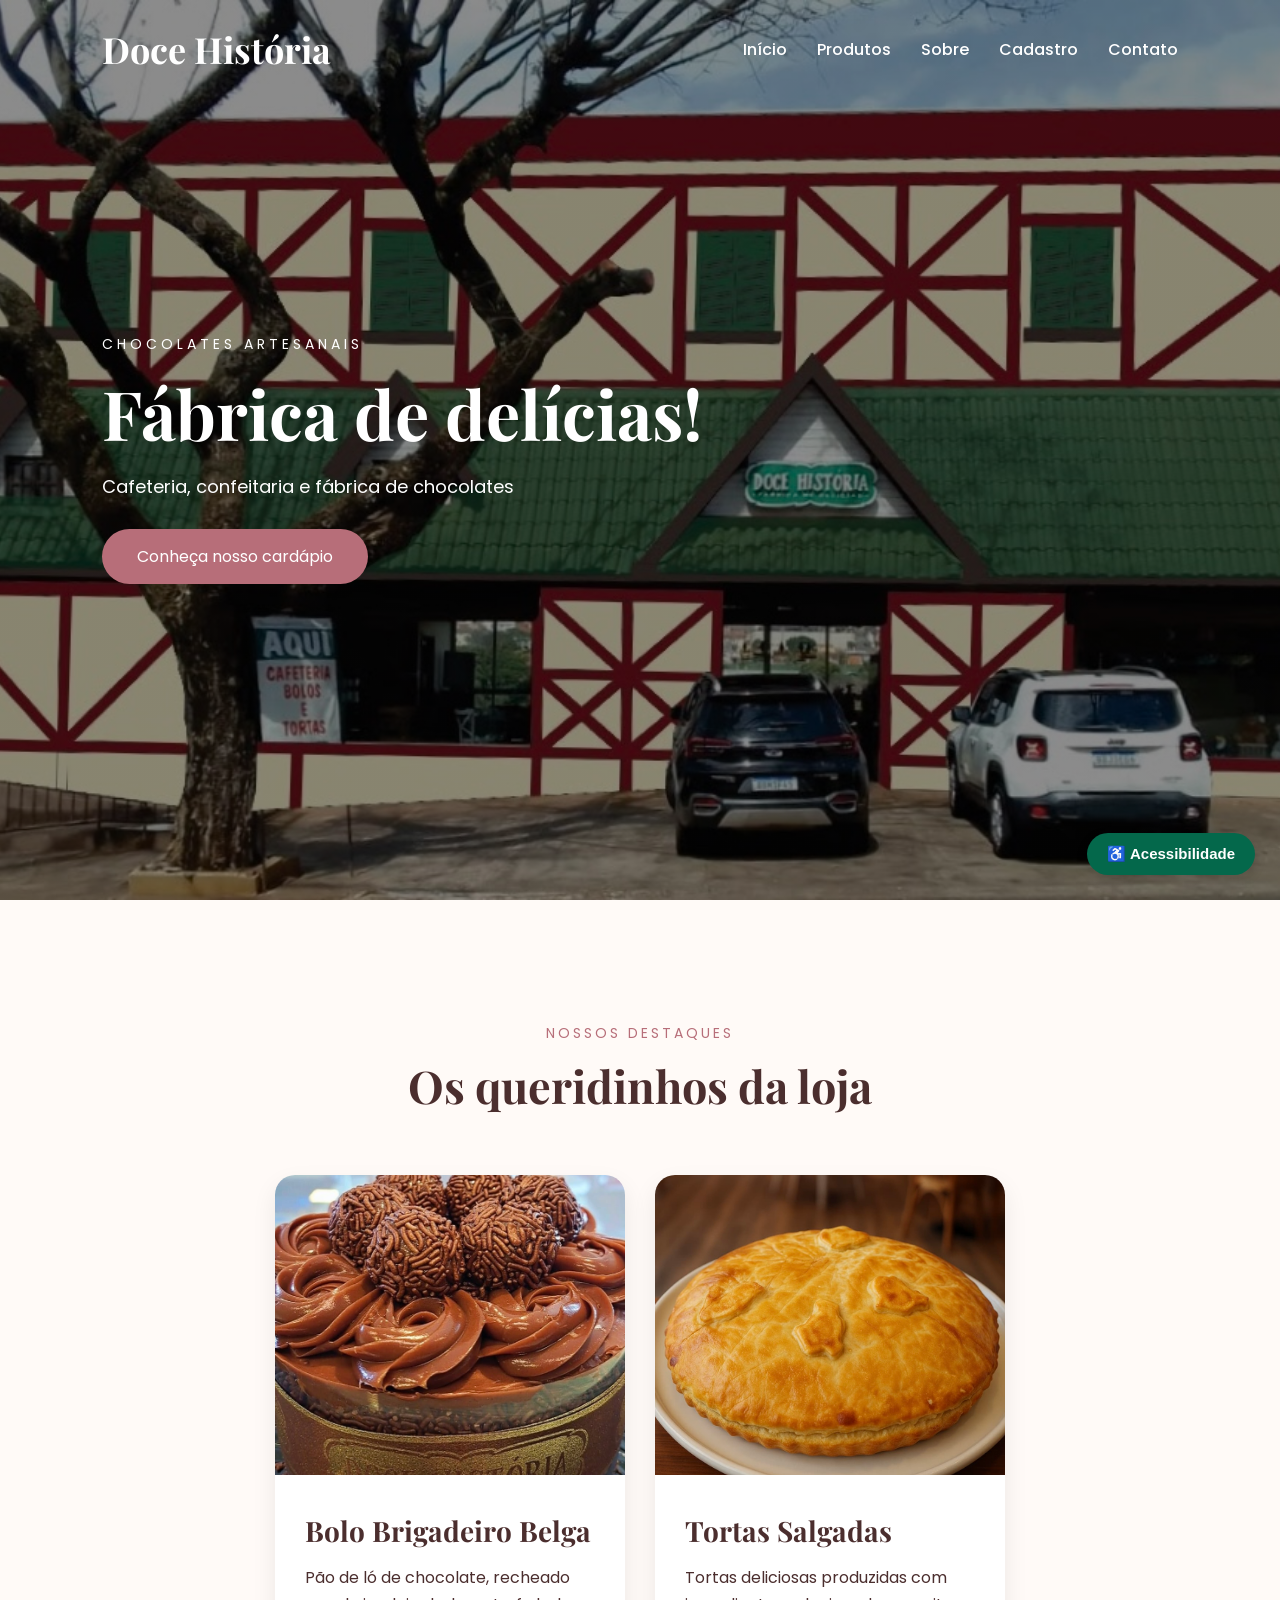
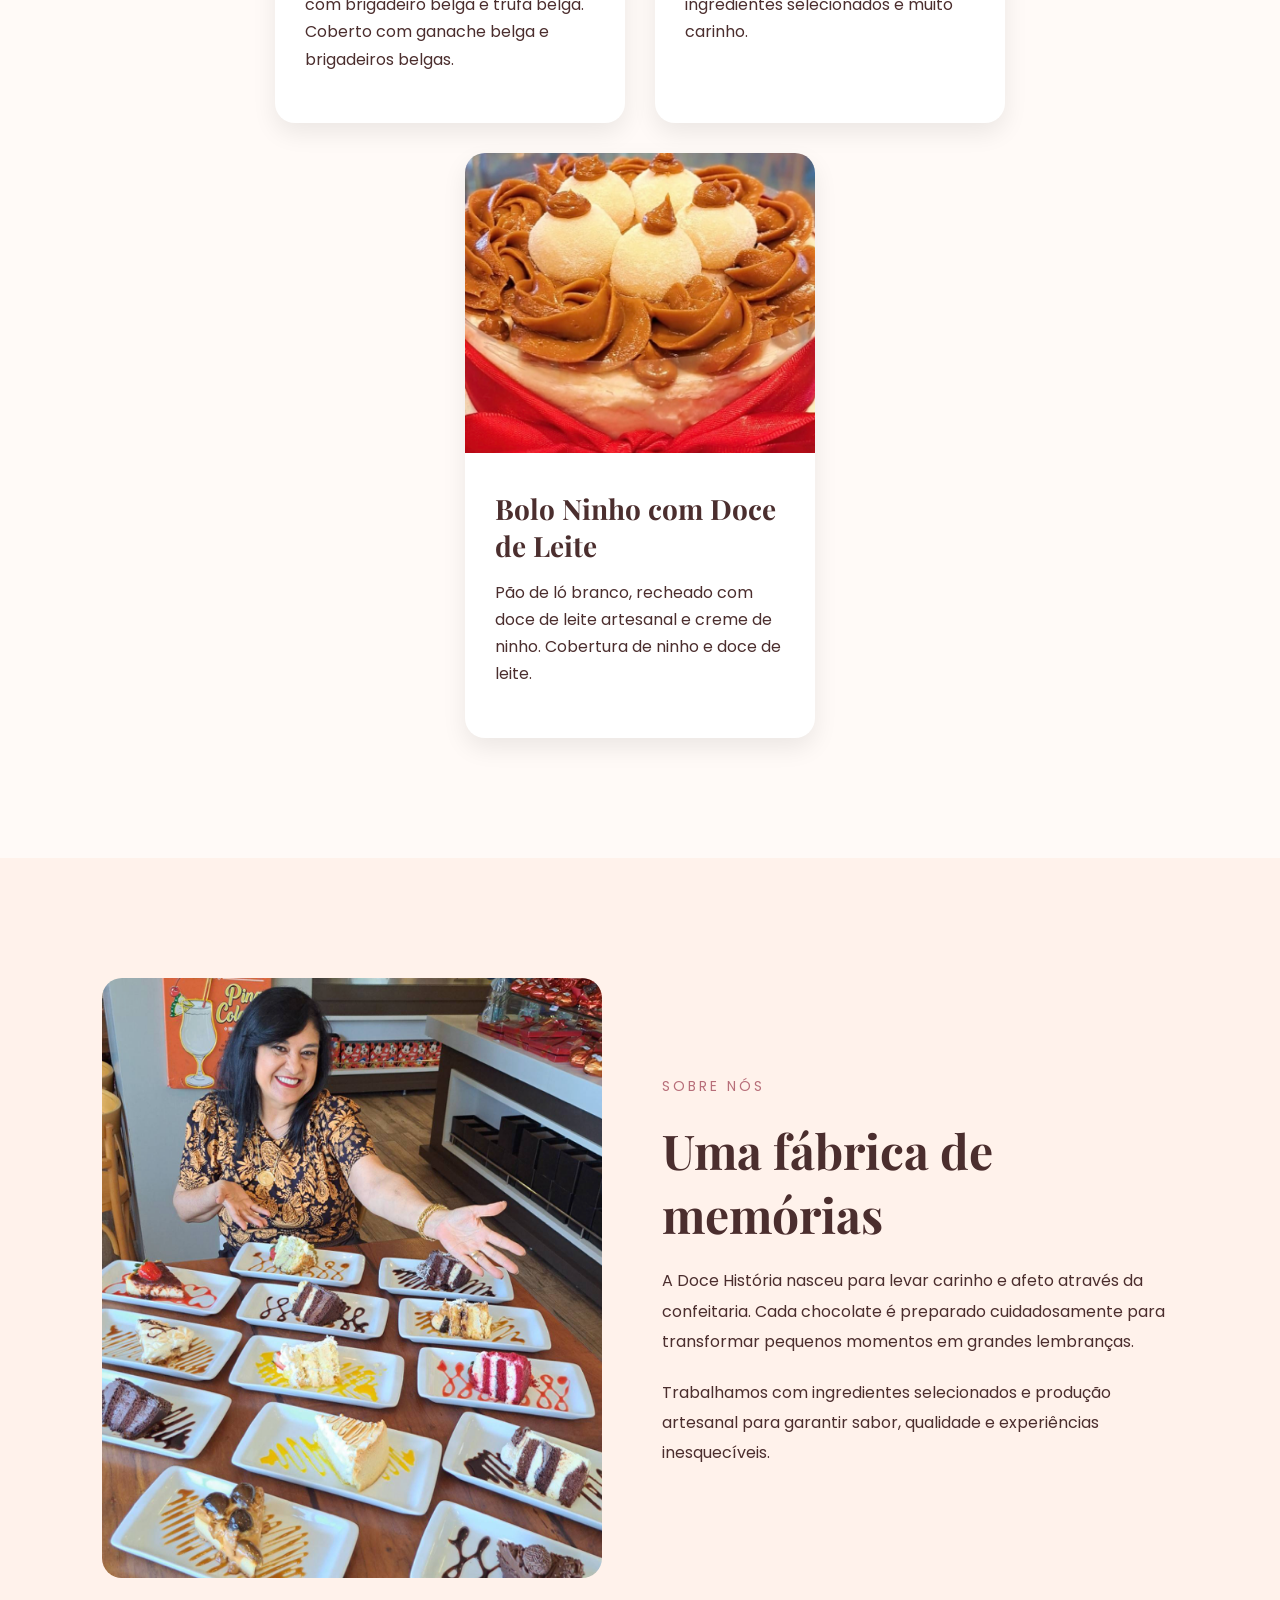
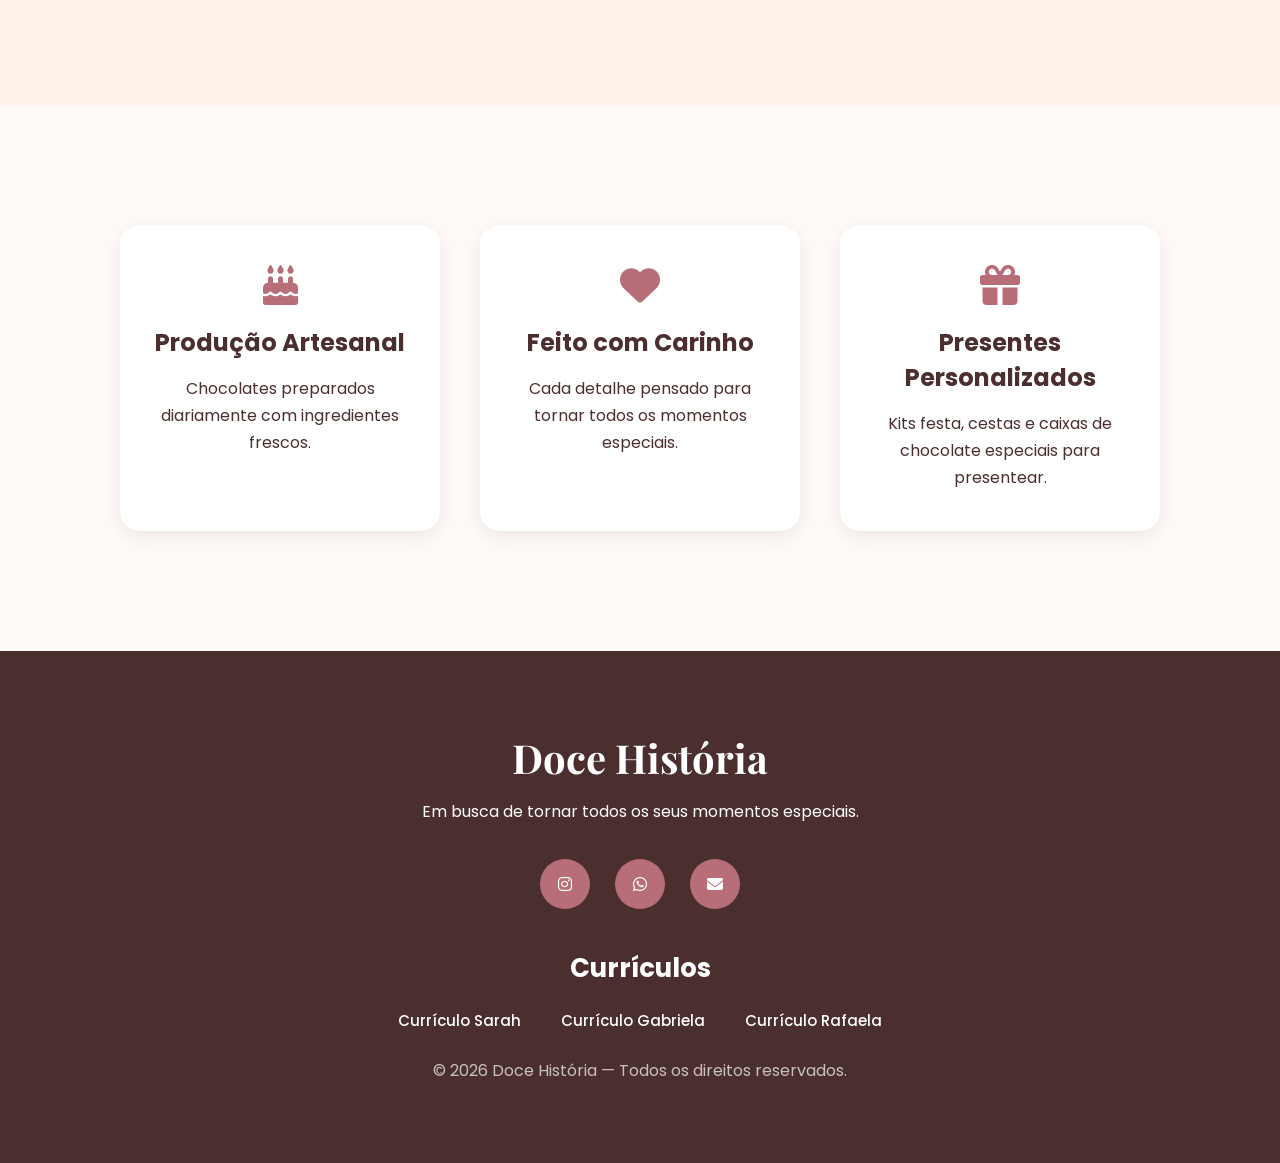
<file: docs/index.html>
<!DOCTYPE html>
<html lang="pt-BR">

<head>
    <meta charset="UTF-8">
    <meta name="viewport" content="width=device-width, initial-scale=1.0">

    <title>Doce História</title>

    <link rel="preconnect" href="https://fonts.googleapis.com">

    <link href="https://fonts.googleapis.com/css2?family=Poppins:wght@300;400;500;600&family=Playfair+Display:wght@500;700&display=swap" rel="stylesheet">

    <!-- ICONS -->
    <link rel="stylesheet"
        href="https://cdnjs.cloudflare.com/ajax/libs/font-awesome/6.5.1/css/all.min.css">

    <!-- CSS -->
    <link rel="stylesheet" href="index.css">

    <link rel="stylesheet" href="acessibilidade.css">

</head>

<body>

    <div class="menu-acessibilidade">

    <button
        class="btn-acessibilidade"
        onclick="toggleMenu()">

        ♿ Acessibilidade

    </button>

    <div
        id="opcoes-acessibilidade"
        class="opcoes">

        <button onclick="aumentarFonte()">
            Aumentar Texto
        </button>

        <button onclick="diminuirFonte()">
            Diminuir Texto
        </button>

        <button onclick="alternarContraste()">
            Alto Contraste
        </button>

    </div>

</div>

    <!-- HEADER -->

    <header>

        <div class="logo">
            <h1>Doce História</h1>
        </div>

        <nav>

            <ul>

                <li><a href="#">Início</a></li>

                <li><a href="#produtos">Produtos</a></li>

                <li><a href="#sobre">Sobre</a></li>

                <li><a href="cadastro.html">Cadastro</a></li>

                <li><a href="#contato">Contato</a></li>

            </ul>

        </nav>

    </header>

    <!-- HERO -->

    <section class="hero">

        <div class="hero-text">

            <span>CHOCOLATES ARTESANAIS</span>

            <h2>
                Fábrica de delícias!
            </h2>

            <p>
                Cafeteria, confeitaria e fábrica de chocolates
            </p>

            <a href="#produtos" class="btn">
                Conheça nosso cardápio
            </a>

        </div>

    </section>

    <!-- PRODUTOS -->

    <section id="produtos" class="produtos">

        <div class="titulo-section">

            <span>NOSSOS DESTAQUES</span>

            <h2>Os queridinhos da loja</h2>

        </div>

        <div class="cards">

            <div class="card">

                <img src="imagens/Bolo.jpg" alt="Doces Gourmet">

                <div class="card-info">

                    <h3>Bolo Brigadeiro Belga</h3>

                    <p>
                        Pão de ló de chocolate, recheado com brigadeiro belga e trufa belga.
                        Coberto com ganache belga e brigadeiros belgas.
                    </p>

                </div>

            </div>

            <div class="card">

                <img src="imagens/Tortas.jpg" alt="Tortas">

                <div class="card-info">

                    <h3>Tortas Salgadas</h3>

                    <p>
                        Tortas deliciosas produzidas com ingredientes selecionados e muito carinho.
                    </p>

                </div>

            </div>

            <div class="card">

                <img src="imagens/CestasCafe.jpg" alt="Bolo Ninho com Doce de Leite">

                <div class="card-info">

                    <h3>Bolo Ninho com Doce de Leite</h3>

                    <p>
                        Pão de ló branco, recheado com doce de leite artesanal e creme de ninho.
                        Cobertura de ninho e doce de leite.
                    </p>

                </div>

            </div>

        </div>

    </section>

    <!-- SOBRE -->

    <section id="sobre" class="sobre">

        <div class="sobre-imagem">

            <img src="imagens/Alice.png" alt="Confeitaria">

        </div>

        <div class="sobre-texto">

            <span>SOBRE NÓS</span>

            <h2>Uma fábrica de memórias</h2>

            <p>
                A Doce História nasceu para levar carinho e afeto através da confeitaria.
                Cada chocolate é preparado cuidadosamente para transformar pequenos momentos em grandes lembranças.
            </p>

            <p>
                Trabalhamos com ingredientes selecionados e produção artesanal para garantir sabor, qualidade e experiências inesquecíveis.
            </p>

        </div>

    </section>

    <!-- DIFERENCIAIS -->

    <section class="diferenciais">

        <div class="item">

            <i class="fa-solid fa-cake-candles"></i>

            <h3>Produção Artesanal</h3>

            <p>Chocolates preparados diariamente com ingredientes frescos.</p>

        </div>

        <div class="item">

            <i class="fa-solid fa-heart"></i>

            <h3>Feito com Carinho</h3>

            <p>Cada detalhe pensado para tornar todos os momentos especiais.</p>

        </div>

        <div class="item">

            <i class="fa-solid fa-gift"></i>

            <h3>Presentes Personalizados</h3>

            <p>Kits festa, cestas e caixas de chocolate especiais para presentear.</p>

        </div>

    </section>

    <!-- FOOTER -->

    <footer id="contato">

        <h2>Doce História</h2>

        <p>Em busca de tornar todos os seus momentos especiais.</p>

        <div class="redes">

            <a href="https://www.instagram.com/docehistoriacp/" target="_blank">
                <i class="fa-brands fa-instagram"></i>
            </a>

            <a href="http://wa.me/message/LAPDJ3KH7F42D1" target="_blank">
                <i class="fa-brands fa-whatsapp"></i>
            </a>

            <a href="mailto:docehistoriavendas@gmail.com">
                <i class="fa-solid fa-envelope"></i>
            </a>

        </div>

        <!-- CURRÍCULOS ATUALIZADO -->
        <div class="curriculos">

            <h3>Currículos</h3>

            <ul>

                <li>
                    <a href="https://sarahselva13.github.io/curriculo02/" target="_blank">
                        Currículo Sarah
                    </a>
                </li>

                <li>
                    <a href="https://gabrielalandgraf.github.io/Curriculo-HTML-e-CSS-/" target="_blank">
                        Currículo Gabriela
                    </a>
                </li>

                <li>
                    <a href="https://raflxx.github.io/Novo-3/" target="_blank">
                        Currículo Rafaela
                    </a>
                </li>

            </ul>

        </div>

        <p class="copy">
            © 2026 Doce História — Todos os direitos reservados.
        </p>

    </footer>

    <script src="acessibilidade.js"></script>

</body>

</html>
</file>
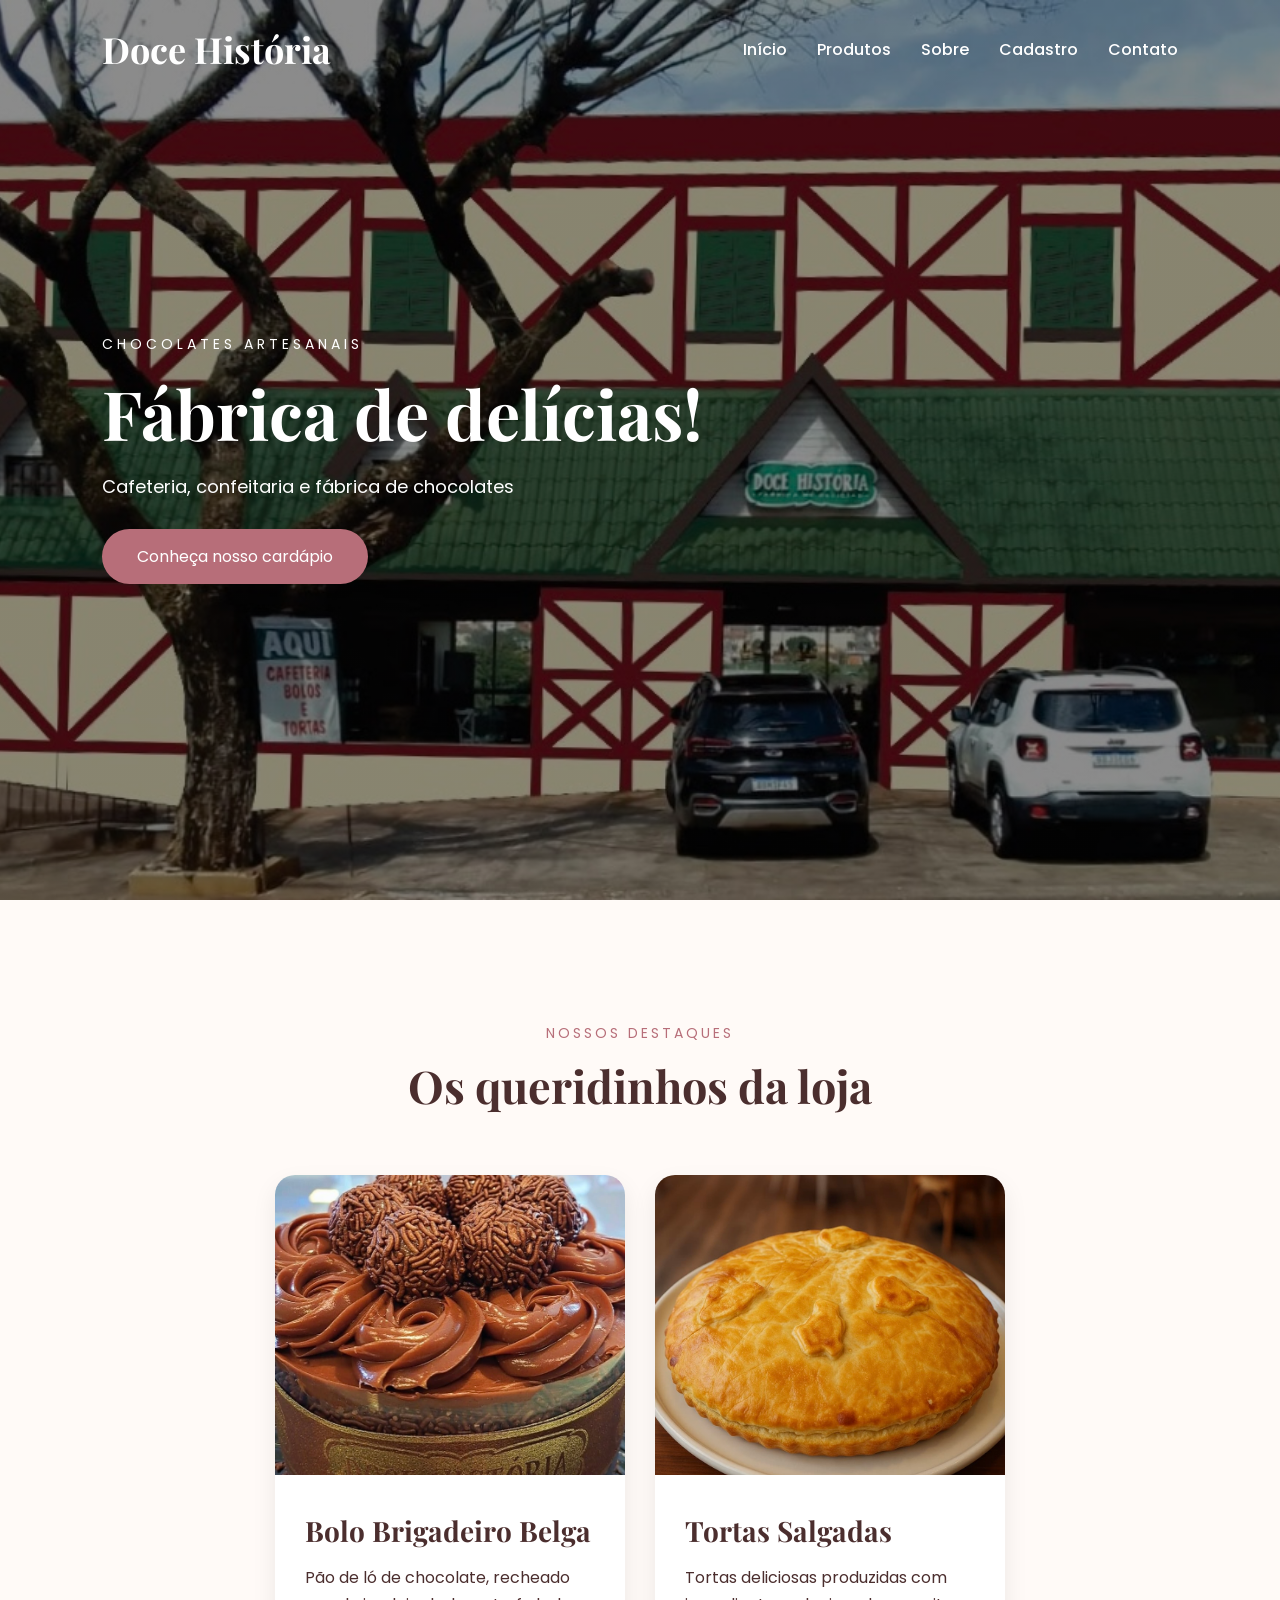
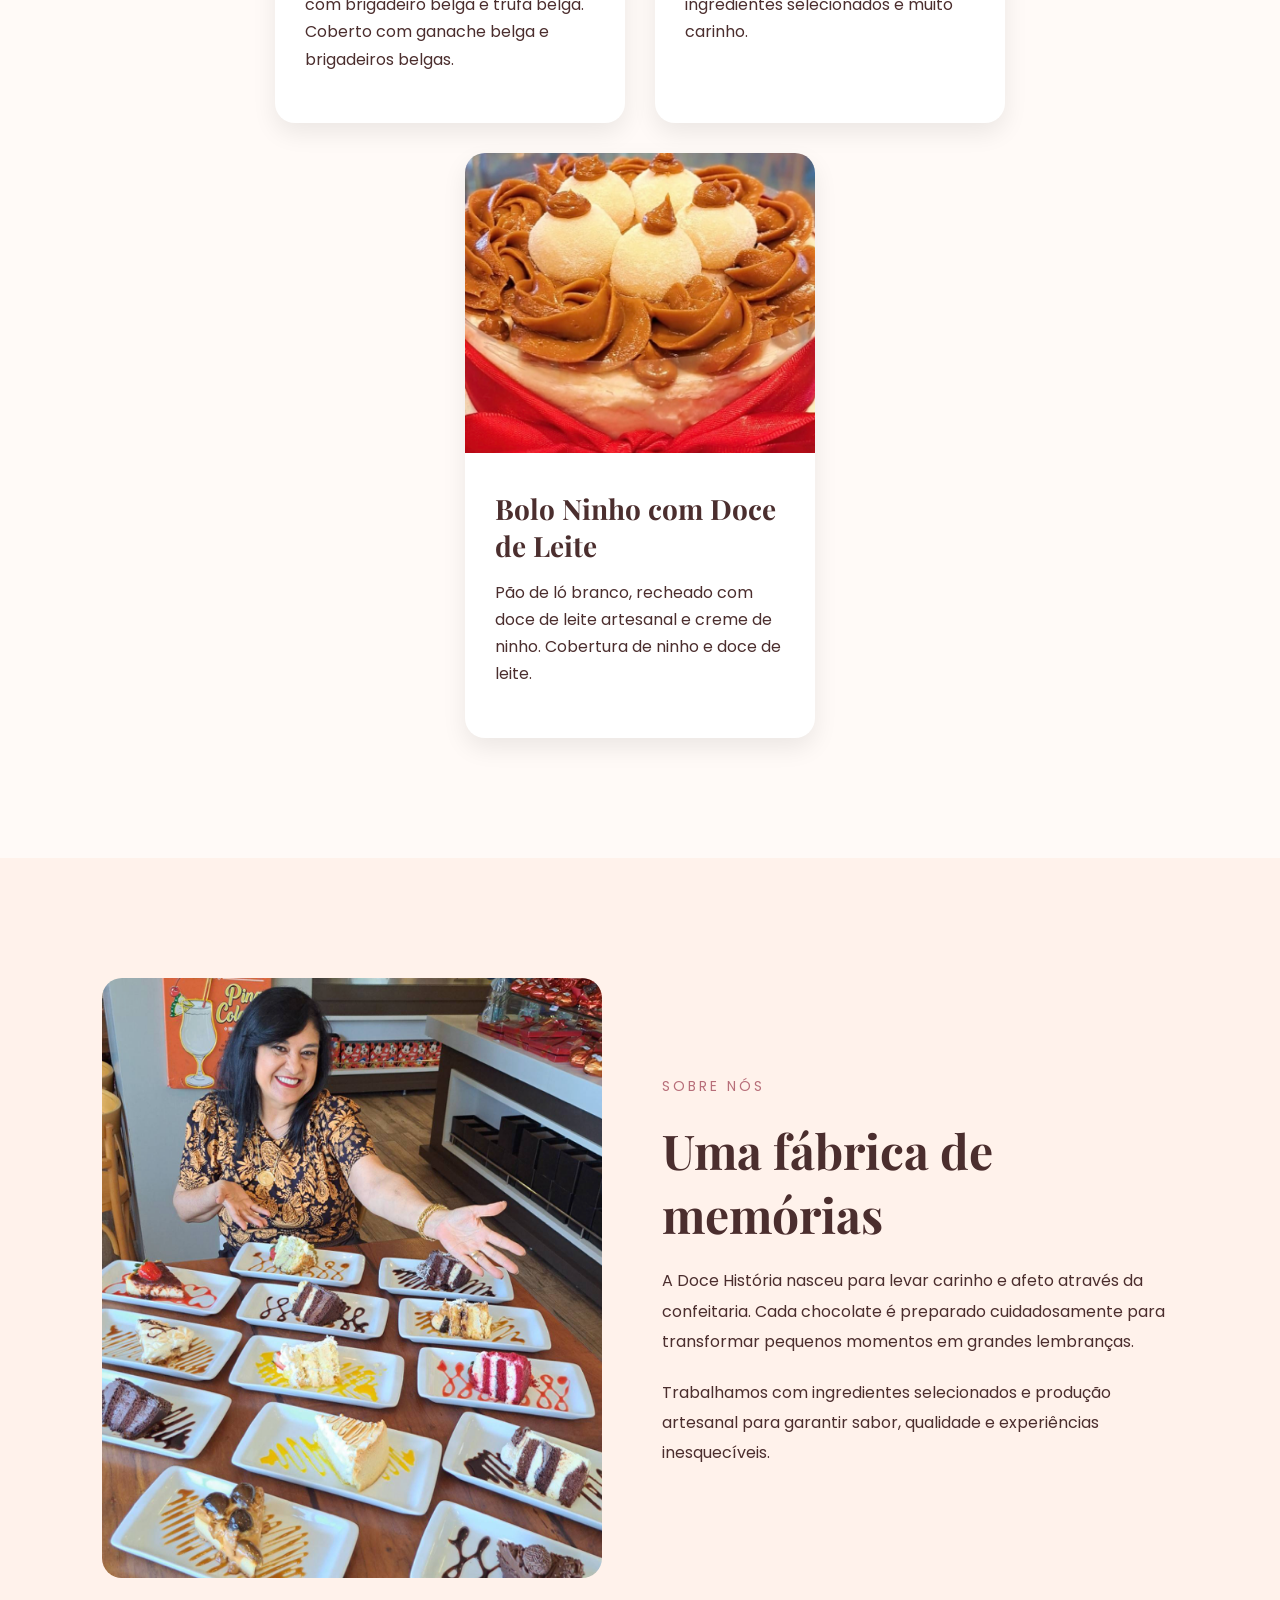
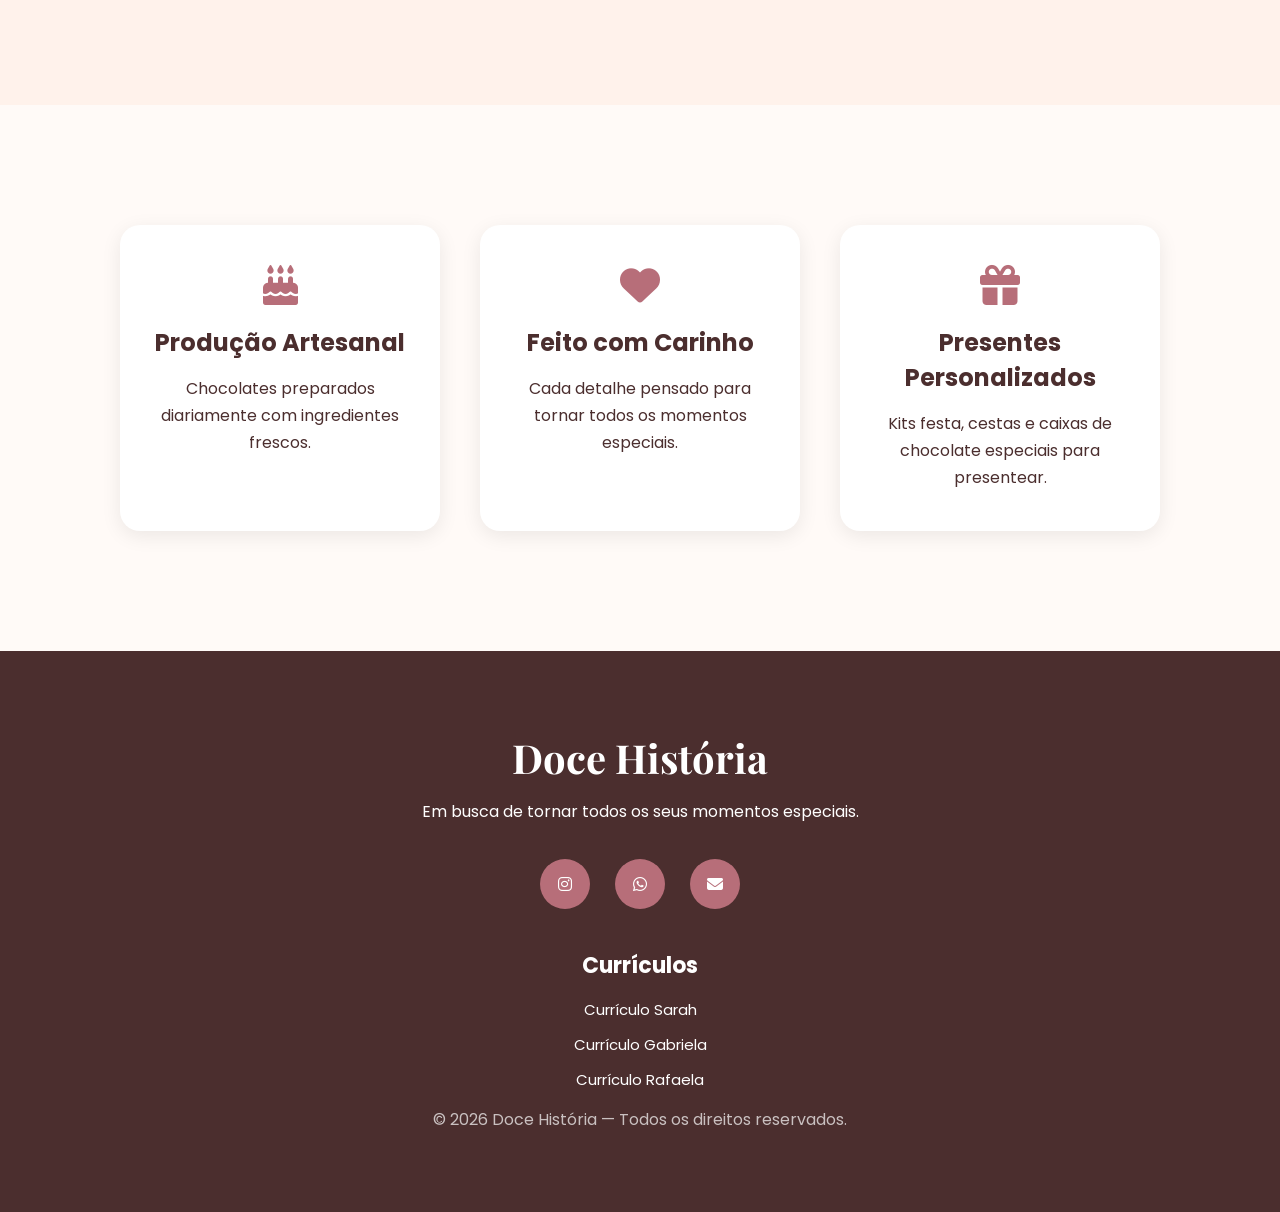
<file: docs/doce_história/index.html>
<!DOCTYPE html>
<html lang="pt-BR">

<head>
    <meta charset="UTF-8">
    <meta name="viewport" content="width=device-width, initial-scale=1.0">

    <title>Doce História</title>

    <link rel="preconnect" href="https://fonts.googleapis.com">

    <link href="https://fonts.googleapis.com/css2?family=Poppins:wght@300;400;500;600&family=Playfair+Display:wght@500;700&display=swap" rel="stylesheet">

    <!-- ICONS -->
    <link rel="stylesheet"
        href="https://cdnjs.cloudflare.com/ajax/libs/font-awesome/6.5.1/css/all.min.css">

    <!-- CSS -->
    <link rel="stylesheet" href="index.css">
</head>

<body>

    <!-- HEADER -->

    <header>

        <div class="logo">
            <h1>Doce História</h1>
        </div>

        <nav>

            <ul>

                <li><a href="#">Início</a></li>

                <li><a href="#produtos">Produtos</a></li>

                <li><a href="#sobre">Sobre</a></li>

                <li><a href="cadastro.html">Cadastro</a></li>

                <li><a href="#contato">Contato</a></li>

            </ul>

        </nav>

    </header>

    <!-- HERO -->

    <section class="hero">

        <div class="hero-text">

            <span>CHOCOLATES ARTESANAIS</span>

            <h2>
                Fábrica de delícias!
            </h2>

            <p>
                Cafeteria, confeitaria e fábrica de chocolates
            </p>

            <a href="#produtos" class="btn">
                Conheça nosso cardápio
            </a>

        </div>

    </section>

    <!-- PRODUTOS -->

    <section id="produtos" class="produtos">

        <div class="titulo-section">

            <span>NOSSOS DESTAQUES</span>

            <h2>Os queridinhos da loja</h2>

        </div>

        <div class="cards">

            <div class="card">

                <img src="imagens/Bolo.jpg" alt="Doces Gourmet">

                <div class="card-info">

                    <h3>Bolo Brigadeiro Belga</h3>

                    <p>
                        Pão de ló de chocolate, recheado com brigadeiro belga e trufa belga.
                        Coberto com ganache belga e brigadeiros belgas.
                    </p>

                </div>

            </div>

            <div class="card">

                <img src="imagens/Tortas.jpg" alt="Tortas">

                <div class="card-info">

                    <h3>Tortas Salgadas</h3>

                    <p>
                        Tortas deliciosas produzidas com ingredientes selecionados e muito carinho.
                    </p>

                </div>

            </div>

            <div class="card">

                <img src="imagens/CestasCafe.jpg" alt="Bolo Ninho com Doce de Leite">

                <div class="card-info">

                    <h3>Bolo Ninho com Doce de Leite</h3>

                    <p>
                        Pão de ló branco, recheado com doce de leite artesanal e creme de ninho.
                        Cobertura de ninho e doce de leite.
                    </p>

                </div>

            </div>

        </div>

    </section>

    <!-- SOBRE -->

    <section id="sobre" class="sobre">

        <div class="sobre-imagem">

            <img src="imagens/Alice.png" alt="Confeitaria">

        </div>

        <div class="sobre-texto">

            <span>SOBRE NÓS</span>

            <h2>Uma fábrica de memórias</h2>

            <p>
                A Doce História nasceu para levar carinho e afeto através da confeitaria.
                Cada chocolate é preparado cuidadosamente para transformar pequenos momentos em grandes lembranças.
            </p>

            <p>
                Trabalhamos com ingredientes selecionados e produção artesanal para garantir sabor, qualidade e experiências inesquecíveis.
            </p>

        </div>

    </section>

    <!-- DIFERENCIAIS -->

    <section class="diferenciais">

        <div class="item">

            <i class="fa-solid fa-cake-candles"></i>

            <h3>Produção Artesanal</h3>

            <p>Chocolates preparados diariamente com ingredientes frescos.</p>

        </div>

        <div class="item">

            <i class="fa-solid fa-heart"></i>

            <h3>Feito com Carinho</h3>

            <p>Cada detalhe pensado para tornar todos os momentos especiais.</p>

        </div>

        <div class="item">

            <i class="fa-solid fa-gift"></i>

            <h3>Presentes Personalizados</h3>

            <p>Kits festa, cestas e caixas de chocolate especiais para presentear.</p>

        </div>

    </section>

    <!-- FOOTER -->

    <footer id="contato">

        <h2>Doce História</h2>

        <p>Em busca de tornar todos os seus momentos especiais.</p>

        <div class="redes">

            <a href="https://www.instagram.com/docehistoriacp/" target="_blank">
                <i class="fa-brands fa-instagram"></i>
            </a>

            <a href="http://wa.me/message/LAPDJ3KH7F42D1" target="_blank">
                <i class="fa-brands fa-whatsapp"></i>
            </a>

            <a href="mailto:docehistoriavendas@gmail.com">
                <i class="fa-solid fa-envelope"></i>
            </a>

        </div>

        <!-- CURRÍCULOS ATUALIZADO -->
        <div class="curriculos">

            <h3>Currículos</h3>

            <ul>

                <li>
                    <a href="https://sarahselva13.github.io/curriculo02/" target="_blank">
                        Currículo Sarah
                    </a>
                </li>

                <li>
                    <a href="https://gabrielalandgraf.github.io/Curriculo-HTML-e-CSS-/" target="_blank">
                        Currículo Gabriela
                    </a>
                </li>

                <li>
                    <a href="https://raflxx.github.io/Novo-3/" target="_blank">
                        Currículo Rafaela
                    </a>
                </li>

            </ul>

        </div>

        <p class="copy">
            © 2026 Doce História — Todos os direitos reservados.
        </p>

    </footer>

</body>

</html>
</file>
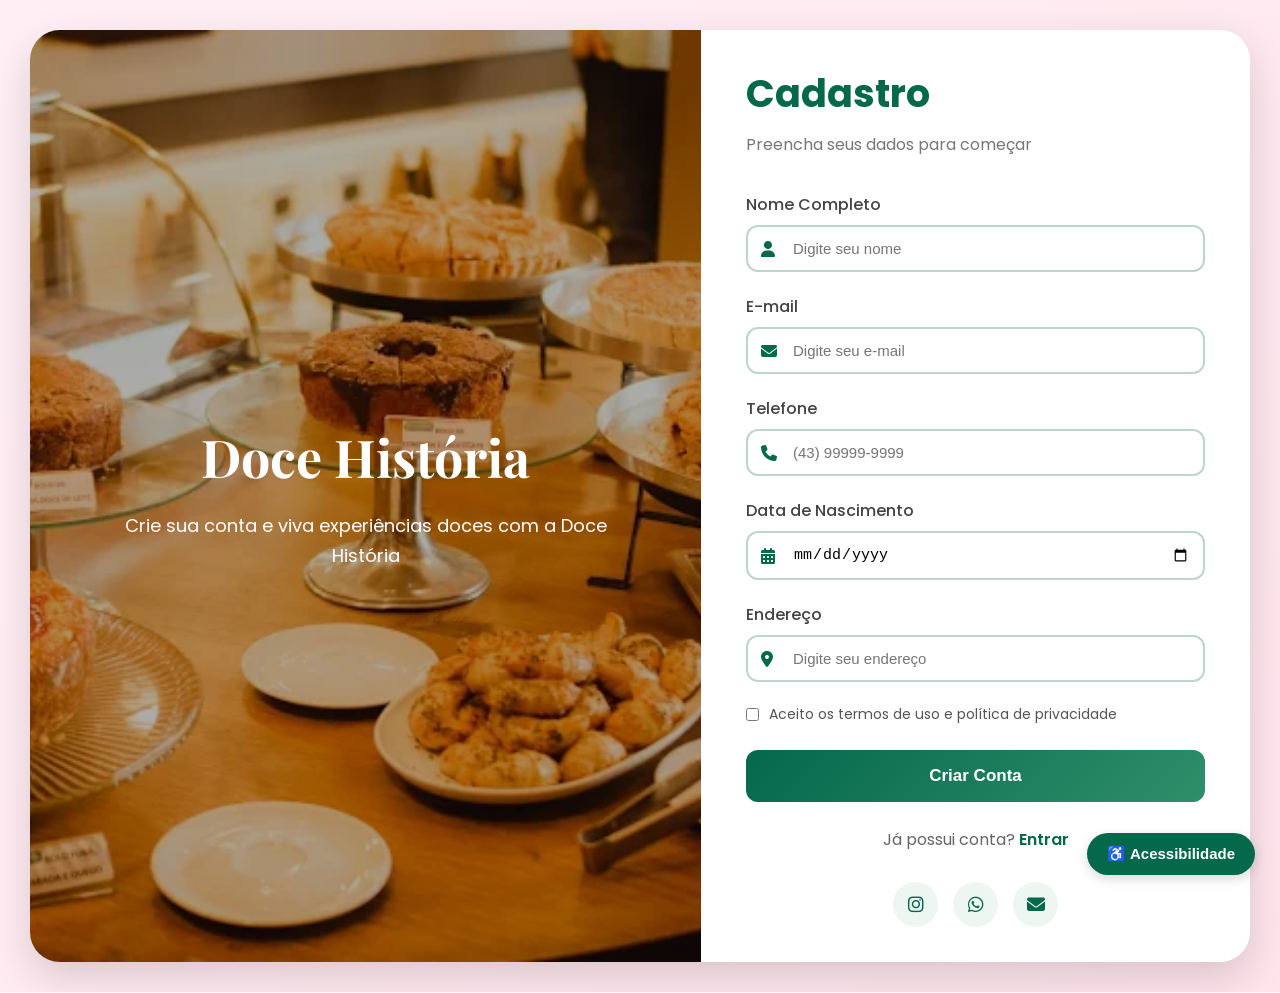
<file: docs/cadastro.html>
<!DOCTYPE html>
<html lang="pt-BR">

<head>

    <meta charset="UTF-8">

    <meta name="viewport"
        content="width=device-width, initial-scale=1.0">

    <title>Cadastro - Doce História</title>

    <link rel="preconnect"
        href="https://fonts.googleapis.com">

    <link rel="preconnect"
        href="https://fonts.gstatic.com"
        crossorigin>

    <link href="https://fonts.googleapis.com/css2?family=Poppins:wght@300;400;500;600&family=Playfair+Display:wght@700&display=swap"
        rel="stylesheet">

    <link rel="stylesheet"
        href="https://cdnjs.cloudflare.com/ajax/libs/font-awesome/6.5.1/css/all.min.css">

    <link rel="stylesheet" href="cadastro.css">

    <link rel="stylesheet" href="acessibilidade.css">

</head>

<body>

    <div class="menu-acessibilidade">

    <button
        class="btn-acessibilidade"
        onclick="toggleMenu()">

        ♿ Acessibilidade

    </button>

    <div
        id="opcoes-acessibilidade"
        class="opcoes">

        <button onclick="aumentarFonte()">
            Aumentar Texto
        </button>

        <button onclick="diminuirFonte()">
            Diminuir Texto
        </button>

        <button onclick="alternarContraste()">
            Alto Contraste
        </button>

    </div>

</div>

    <main class="container">

        <section class="left">

            <h1>Doce História</h1>

            <p>

                Crie sua conta e viva experiências doces com a Doce História

            </p>

        </section>

        <section class="right">

            <div class="form-box">

                <h2>Cadastro</h2>

                <p class="subtitle">

                    Preencha seus dados para começar

                </p>

                <form action="login.html">

                    <div class="input-group">

                        <label for="nome">

                            Nome Completo

                        </label>

                        <div class="input-box">

                            <i class="fa-solid fa-user"></i>

                            <input
                                type="text"
                                id="nome"
                                placeholder="Digite seu nome"
                                required>

                        </div>

                    </div>

                    <div class="input-group">

                        <label for="email">

                            E-mail

                        </label>

                        <div class="input-box">

                            <i class="fa-solid fa-envelope"></i>

                            <input
                                type="email"
                                id="email"
                                placeholder="Digite seu e-mail"
                                required>

                        </div>

                    </div>

                    <div class="input-group">

                        <label for="telefone">

                            Telefone

                        </label>

                        <div class="input-box">

                            <i class="fa-solid fa-phone"></i>

                            <input
                                type="tel"
                                id="telefone"
                                placeholder="(43) 99999-9999"
                                required>

                        </div>

                    </div>

                    <div class="input-group">

                        <label for="nascimento">

                            Data de Nascimento

                        </label>

                    <div class="input-box">

                        <i class="fa-solid fa-calendar-days"></i>

                        <input
                            type="date"
                            id="nascimento"
                            required>

                    </div>

                </div>

                    <div class="input-group">

                        <label for="endereco">

                            Endereço

                        </label>

                        <div class="input-box">

                            <i class="fa-solid fa-location-dot"></i>

                            <input
                                type="text"
                                id="endereco"
                                placeholder="Digite seu endereço"
                                required>

                        </div>

                    </div>

                    <div class="checkbox">

                        <input
                            type="checkbox"
                            id="termos"
                            required>

                        <label for="termos">

                            Aceito os termos de uso e política
                            de privacidade

                        </label>

                    </div>

                    <button
                        type="submit"
                        class="btn">

                        Criar Conta

                    </button>

                </form>

                <div class="login-link">

                    Já possui conta?

                    <a href="login.html">

                        Entrar

                    </a>

                </div>

                <div class="social">

                    <a href="https://www.instagram.com/docehistoriacp/" target="_blank">

                        <i class="fa-brands fa-instagram"></i>

                    </a>

                    <a href="http://wa.me/message/LAPDJ3KH7F42D1" target="_blank">

                        <i class="fa-brands fa-whatsapp"></i>

                    </a>

                    <a href="mailto:docehistoriavendas@gmail.com">

                        <i class="fa-solid fa-envelope"></i>

                    </a>

                </div>

            </div>

        </section>

    </main>

    <script src="acessibilidade.js"></script>

</body>

</html>
</file>
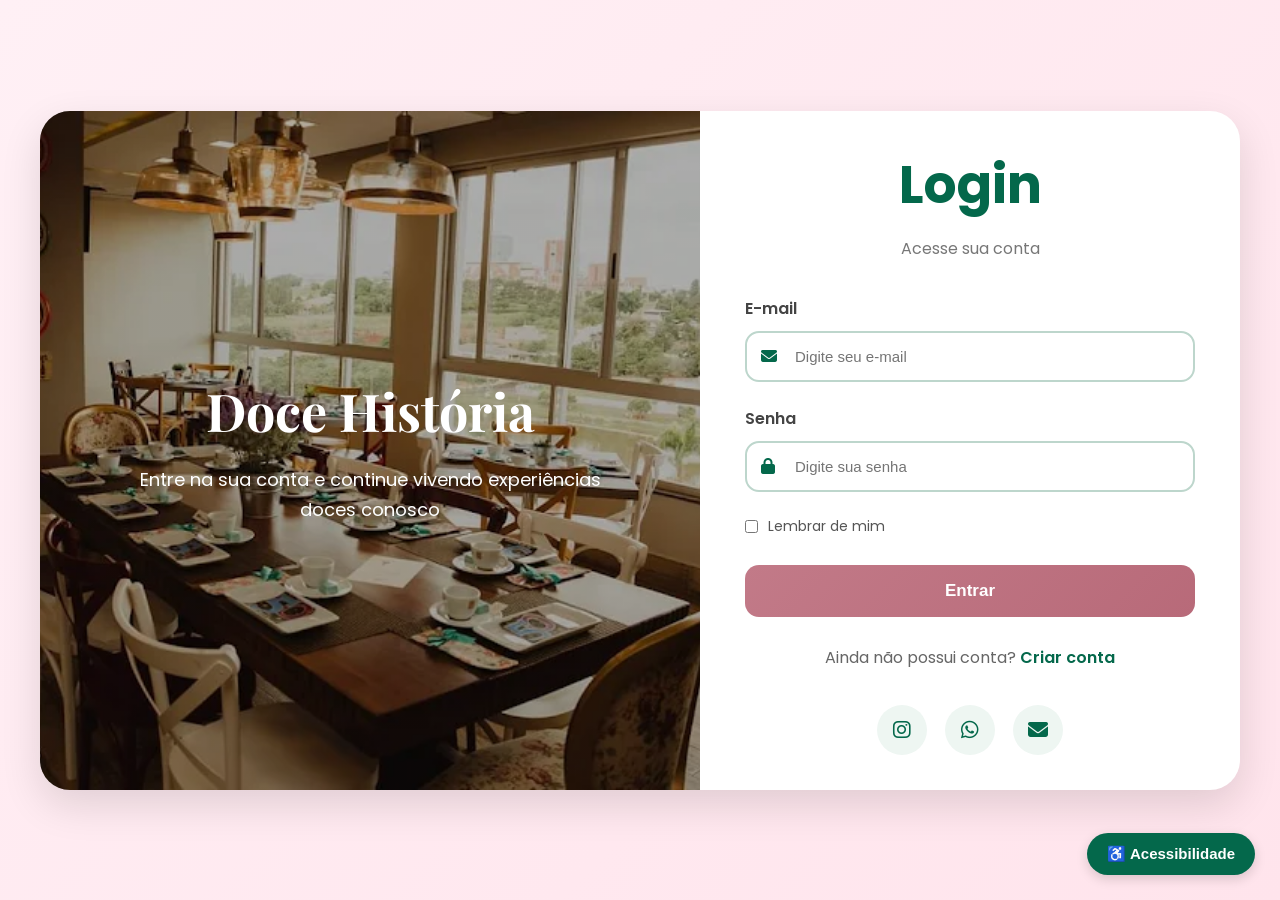
<file: docs/login.html>
<!DOCTYPE html>
<html lang="pt-BR">

<head>

    <meta charset="UTF-8">

    <meta name="viewport"
        content="width=device-width, initial-scale=1.0">

    <title>Login - Doce História</title>

    <link rel="preconnect"
        href="https://fonts.googleapis.com">

    <link rel="preconnect"
        href="https://fonts.gstatic.com"
        crossorigin>

    <link href="https://fonts.googleapis.com/css2?family=Poppins:wght@300;400;500;600&family=Playfair+Display:wght@700&display=swap"
        rel="stylesheet">

    <link rel="stylesheet"
        href="https://cdnjs.cloudflare.com/ajax/libs/font-awesome/6.5.1/css/all.min.css">

    <link rel="stylesheet" href="login.css">

    <link rel="stylesheet" href="acessibilidade.css">

</head>

<body>

    <div class="menu-acessibilidade">

    <button
        class="btn-acessibilidade"
        onclick="toggleMenu()">

        ♿ Acessibilidade

    </button>

    <div
        id="opcoes-acessibilidade"
        class="opcoes">

        <button onclick="aumentarFonte()">
            Aumentar Texto
        </button>

        <button onclick="diminuirFonte()">
            Diminuir Texto
        </button>

        <button onclick="alternarContraste()">
            Alto Contraste
        </button>

    </div>

</div>

    <main class="container">

        <section class="left">

            <h1>Doce História</h1>

            <p>

                Entre na sua conta e continue vivendo experiências doces conosco

            </p>

        </section>

        <section class="right">

            <div class="form-box">

                <h2>Login</h2>

                <p class="subtitle">

                    Acesse sua conta

                </p>

                <form action="index.html">

                    <div class="input-group">

                        <label for="email">

                            E-mail

                        </label>

                        <div class="input-box">

                            <i class="fa-solid fa-envelope"></i>

                            <input
                                type="email"
                                id="email"
                                placeholder="Digite seu e-mail"
                                required>

                        </div>

                    </div>

                    <div class="input-group">

                        <label for="senha">

                            Senha

                        </label>

                        <div class="input-box">

                            <i class="fa-solid fa-lock"></i>

                            <input
                                type="password"
                                id="senha"
                                placeholder="Digite sua senha"
                                required>

                        </div>

                    </div>

                    <div class="checkbox">

                        <input
                            type="checkbox"
                            id="lembrar">

                        <label for="lembrar">

                            Lembrar de mim

                        </label>

                    </div>

                    <button
                        type="submit"
                        class="btn">

                        Entrar

                    </button>

                </form>

                <div class="login-link">

                    Ainda não possui conta?

                    <a href="cadastro.html">

                        Criar conta

                    </a>

                </div>

                <div class="social">

                    <a href="https://www.instagram.com/docehistoriacp/" target="_blank">

                        <i class="fa-brands fa-instagram"></i>

                    </a>

                    <a href="http://wa.me/message/LAPDJ3KH7F42D1" target="_blank">

                        <i class="fa-brands fa-whatsapp"></i>

                    </a>

                    <a href="mailto:docehistoriavendas@gmail.com">

                        <i class="fa-solid fa-envelope"></i>

                    </a>

                </div>

            </div>

        </section>

    </main>

    <script src="acessibilidade.js"></script>

</body>

</html>
</file>
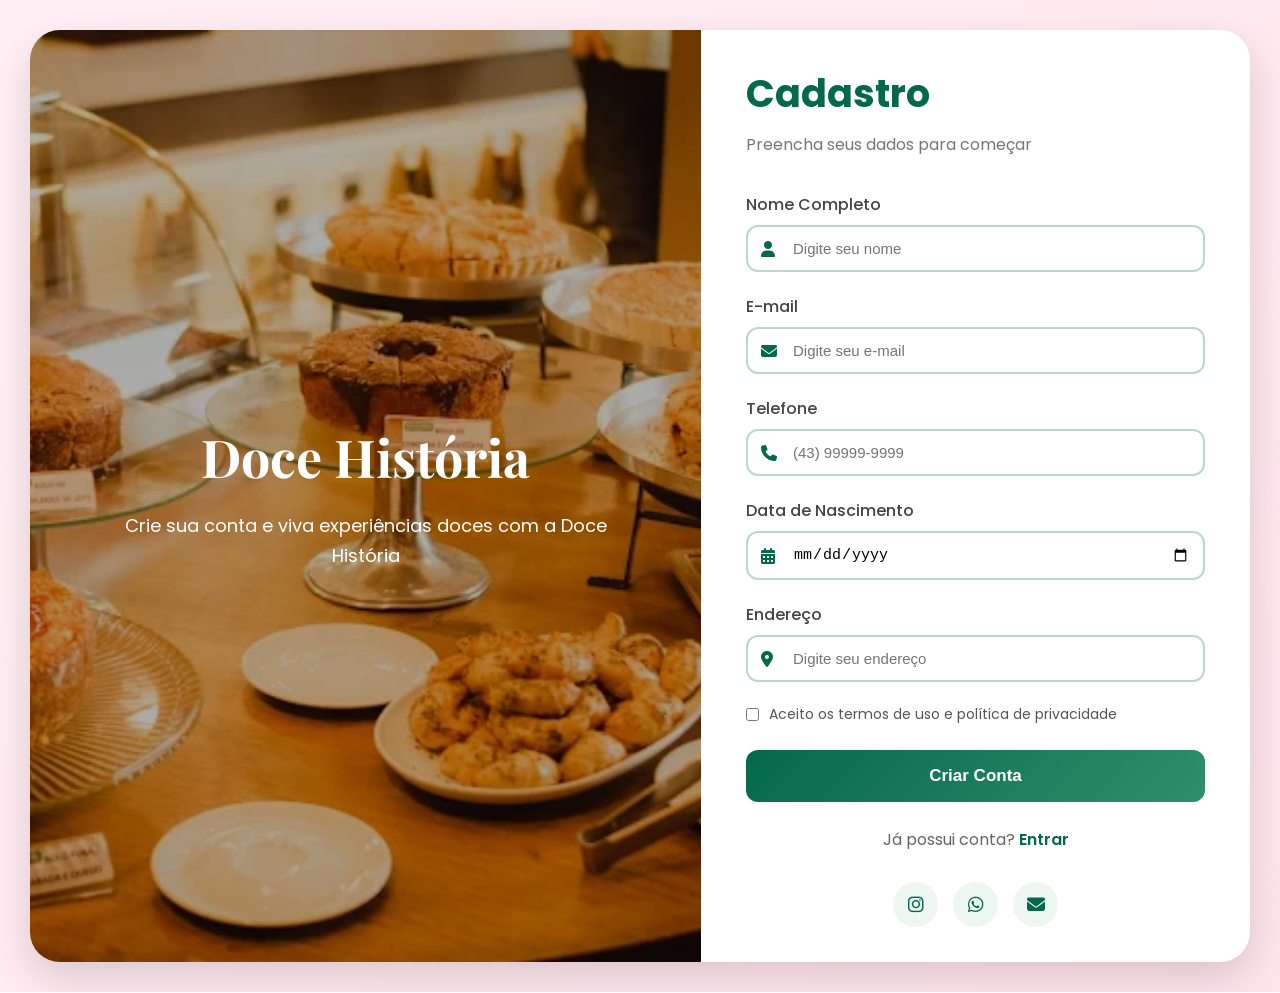
<file: docs/doce_história/cadastro.html>
<!DOCTYPE html>
<html lang="pt-BR">

<head>

    <meta charset="UTF-8">

    <meta name="viewport"
        content="width=device-width, initial-scale=1.0">

    <title>Cadastro - Doce História</title>

    <link rel="preconnect"
        href="https://fonts.googleapis.com">

    <link rel="preconnect"
        href="https://fonts.gstatic.com"
        crossorigin>

    <link href="https://fonts.googleapis.com/css2?family=Poppins:wght@300;400;500;600&family=Playfair+Display:wght@700&display=swap"
        rel="stylesheet">

    <link rel="stylesheet"
        href="https://cdnjs.cloudflare.com/ajax/libs/font-awesome/6.5.1/css/all.min.css">

    <link rel="stylesheet" href="cadastro.css">

</head>

<body>

    <main class="container">

        <section class="left">

            <h1>Doce História</h1>

            <p>

                Crie sua conta e viva experiências doces com a Doce História

            </p>

        </section>

        <section class="right">

            <div class="form-box">

                <h2>Cadastro</h2>

                <p class="subtitle">

                    Preencha seus dados para começar

                </p>

                <form action="login.html">

                    <div class="input-group">

                        <label for="nome">

                            Nome Completo

                        </label>

                        <div class="input-box">

                            <i class="fa-solid fa-user"></i>

                            <input
                                type="text"
                                id="nome"
                                placeholder="Digite seu nome"
                                required>

                        </div>

                    </div>

                    <div class="input-group">

                        <label for="email">

                            E-mail

                        </label>

                        <div class="input-box">

                            <i class="fa-solid fa-envelope"></i>

                            <input
                                type="email"
                                id="email"
                                placeholder="Digite seu e-mail"
                                required>

                        </div>

                    </div>

                    <div class="input-group">

                        <label for="telefone">

                            Telefone

                        </label>

                        <div class="input-box">

                            <i class="fa-solid fa-phone"></i>

                            <input
                                type="tel"
                                id="telefone"
                                placeholder="(43) 99999-9999"
                                required>

                        </div>

                    </div>

                    <div class="input-group">

                        <label for="nascimento">

                            Data de Nascimento

                        </label>

                    <div class="input-box">

                        <i class="fa-solid fa-calendar-days"></i>

                        <input
                            type="date"
                            id="nascimento"
                            required>

                    </div>

                </div>

                    <div class="input-group">

                        <label for="endereco">

                            Endereço

                        </label>

                        <div class="input-box">

                            <i class="fa-solid fa-location-dot"></i>

                            <input
                                type="text"
                                id="endereco"
                                placeholder="Digite seu endereço"
                                required>

                        </div>

                    </div>

                    <div class="checkbox">

                        <input
                            type="checkbox"
                            id="termos"
                            required>

                        <label for="termos">

                            Aceito os termos de uso e política
                            de privacidade

                        </label>

                    </div>

                    <button
                        type="submit"
                        class="btn">

                        Criar Conta

                    </button>

                </form>

                <div class="login-link">

                    Já possui conta?

                    <a href="login.html">

                        Entrar

                    </a>

                </div>

                <div class="social">

                    <a href="https://www.instagram.com/docehistoriacp/" target="_blank">

                        <i class="fa-brands fa-instagram"></i>

                    </a>

                    <a href="http://wa.me/message/LAPDJ3KH7F42D1" target="_blank">

                        <i class="fa-brands fa-whatsapp"></i>

                    </a>

                    <a href="mailto:docehistoriavendas@gmail.com">

                        <i class="fa-solid fa-envelope"></i>

                    </a>

                </div>

            </div>

        </section>

    </main>

</body>

</html>
</file>
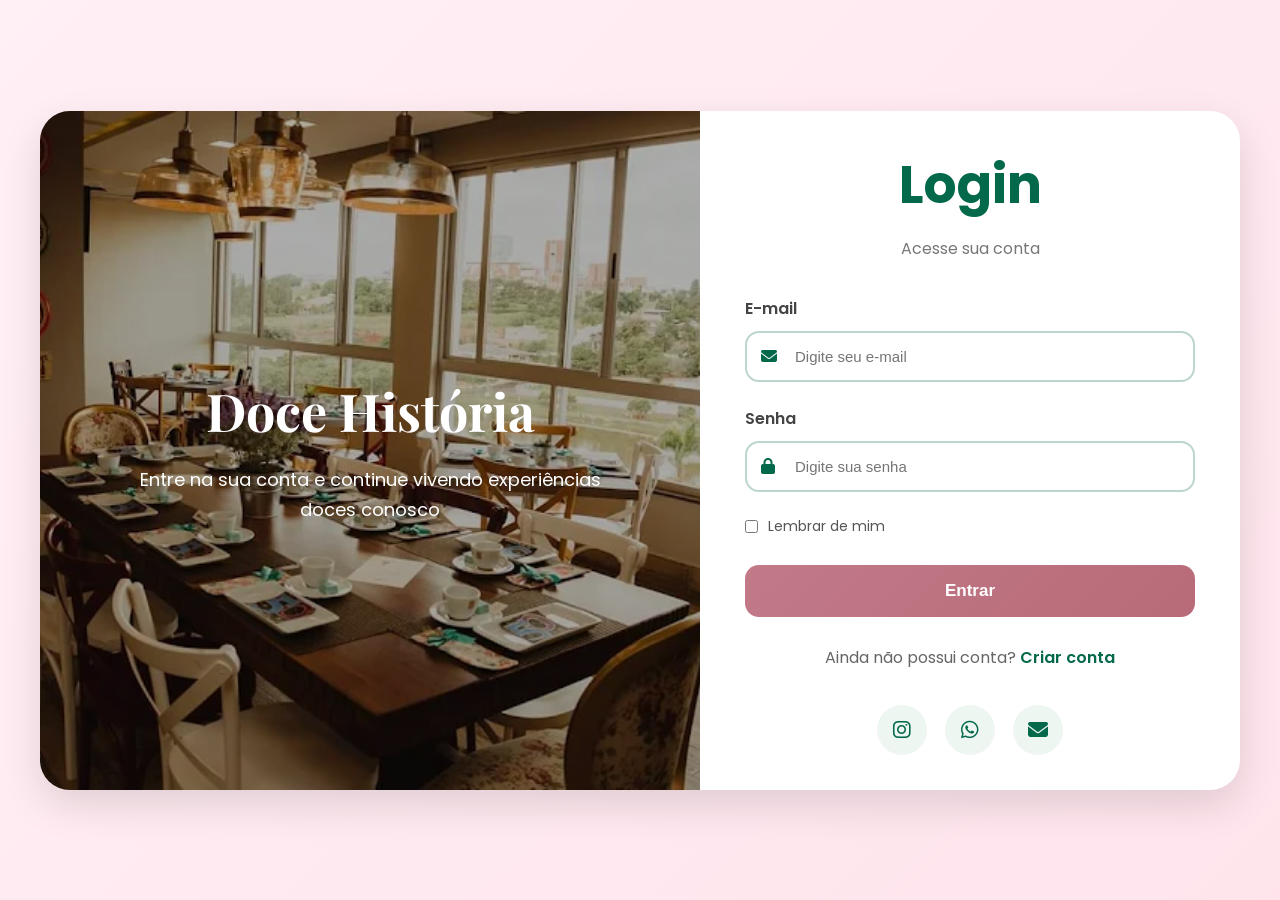
<file: docs/doce_história/login.html>
<!DOCTYPE html>
<html lang="pt-BR">

<head>

    <meta charset="UTF-8">

    <meta name="viewport"
        content="width=device-width, initial-scale=1.0">

    <title>Login - Doce História</title>

    <link rel="preconnect"
        href="https://fonts.googleapis.com">

    <link rel="preconnect"
        href="https://fonts.gstatic.com"
        crossorigin>

    <link href="https://fonts.googleapis.com/css2?family=Poppins:wght@300;400;500;600&family=Playfair+Display:wght@700&display=swap"
        rel="stylesheet">

    <link rel="stylesheet"
        href="https://cdnjs.cloudflare.com/ajax/libs/font-awesome/6.5.1/css/all.min.css">

    <link rel="stylesheet" href="login.css">

</head>

<body>

    <main class="container">

        <section class="left">

            <h1>Doce História</h1>

            <p>

                Entre na sua conta e continue vivendo experiências doces conosco

            </p>

        </section>

        <section class="right">

            <div class="form-box">

                <h2>Login</h2>

                <p class="subtitle">

                    Acesse sua conta

                </p>

                <form action="index.html">

                    <div class="input-group">

                        <label for="email">

                            E-mail

                        </label>

                        <div class="input-box">

                            <i class="fa-solid fa-envelope"></i>

                            <input
                                type="email"
                                id="email"
                                placeholder="Digite seu e-mail"
                                required>

                        </div>

                    </div>

                    <div class="input-group">

                        <label for="senha">

                            Senha

                        </label>

                        <div class="input-box">

                            <i class="fa-solid fa-lock"></i>

                            <input
                                type="password"
                                id="senha"
                                placeholder="Digite sua senha"
                                required>

                        </div>

                    </div>

                    <div class="checkbox">

                        <input
                            type="checkbox"
                            id="lembrar">

                        <label for="lembrar">

                            Lembrar de mim

                        </label>

                    </div>

                    <button
                        type="submit"
                        class="btn">

                        Entrar

                    </button>

                </form>

                <div class="login-link">

                    Ainda não possui conta?

                    <a href="cadastro.html">

                        Criar conta

                    </a>

                </div>

                <div class="social">

                    <a href="https://www.instagram.com/docehistoriacp/" target="_blank">

                        <i class="fa-brands fa-instagram"></i>

                    </a>

                    <a href="http://wa.me/message/LAPDJ3KH7F42D1" target="_blank">

                        <i class="fa-brands fa-whatsapp"></i>

                    </a>

                    <a href="mailto:docehistoriavendas@gmail.com">

                        <i class="fa-solid fa-envelope"></i>

                    </a>

                </div>

            </div>

        </section>

    </main>

</body>

</html>
</file>
<file: docs/index.css>
*{
    margin:0;
    padding:0;
    box-sizing:border-box;
}

body{
    font-family:'Poppins', sans-serif;
    background:#fffaf7;
    color:#4b2e2e;
}

header{
    width:100%;
    display:flex;
    justify-content:space-between;
    align-items:center;
    padding:25px 8%;
    position:absolute;
    z-index:10;
}

.logo h1{
    font-family:'Playfair Display', serif;
    color:white;
    font-size:36px;
}

nav ul{
    display:flex;
    gap:30px;
    list-style:none;
}

nav a{
    color:white;
    text-decoration:none;
    font-weight:500;
    transition:0.3s;
}

nav a:hover{
    color:#f5c7a9;
}

.hero{
    height:100vh;

    background:
    linear-gradient(rgba(0,0,0,0.45),
    rgba(0,0,0,0.45)),
    
     url('imagens/FachadaLoja.jpg');

    background-size:cover;
    background-position:center;

    display:flex;
    align-items:center;

    padding:0 8%;
}

.hero-text{
    max-width:650px;
    color:white;
}

.hero-text span{
    letter-spacing:4px;
    font-size:14px;
}

.hero-text h2{
    font-size:68px;
    line-height:1.1;
    margin:20px 0;
    font-family:'Playfair Display', serif;
}

.hero-text p{
    font-size:18px;
    line-height:1.8;
    margin-bottom:40px;
}

.btn{
    background:#b76e79;
    color:white;
    padding:16px 35px;
    border-radius:40px;
    text-decoration:none;
    transition:0.3s;
}

.btn:hover{
    background:#9d5964;
}

.titulo-section{
    text-align:center;
    margin-bottom:60px;
}

.titulo-section span{
    color:#b76e79;
    letter-spacing:3px;
    font-size:14px;
}

.titulo-section h2{
    font-size:45px;
    margin-top:10px;
    font-family:'Playfair Display', serif;
}

.produtos{
    padding:120px 8%;
}

.cards{
    display:flex;
    gap:30px;
    flex-wrap:wrap;
    justify-content:center;
}

.card{
    width:350px;
    background:white;
    border-radius:20px;
    overflow:hidden;
    box-shadow:0 10px 25px rgba(0,0,0,0.08);
    transition:0.4s;
}

.card:hover{
    transform:translateY(-10px);
}

.card img{
    width:100%;
    height:300px;
    object-fit:cover;
}

.card-info{
    padding:30px;
}

.card-info h3{
    font-size:28px;
    margin-bottom:15px;
    font-family:'Playfair Display', serif;
}

.card-info p{
    line-height:1.7;
    margin-bottom:20px;
}

.card-info a{
    color:#b76e79;
    text-decoration:none;
    font-weight:600;
}

.sobre{
    display:flex;
    align-items:center;
    gap:60px;
    padding:120px 8%;
    background:#fff2eb;
    flex-wrap:wrap;
}

.sobre-imagem img{
    width:500px;
    border-radius:20px;
}

.sobre-texto{
    flex:1;
}

.sobre-texto span{
    color:#b76e79;
    letter-spacing:3px;
    font-size:14px;
}

.sobre-texto h2{
    font-size:48px;
    margin:20px 0;
    font-family:'Playfair Display', serif;
}

.sobre-texto p{
    line-height:1.9;
    margin-bottom:20px;
}

.diferenciais{
    padding:120px 8%;
    display:flex;
    justify-content:center;
    gap:40px;
    flex-wrap:wrap;
}

.item{
    width:320px;
    background:white;
    text-align:center;
    padding:40px 30px;
    border-radius:20px;
    box-shadow:0 5px 20px rgba(0,0,0,0.08);
}

.item i{
    font-size:40px;
    color:#b76e79;
    margin-bottom:20px;
}

.item h3{
    margin-bottom:15px;
    font-size:24px;
}

.item p{
    line-height:1.7;
}

footer{
    background:#4b2e2e;
    color:white;
    text-align:center;
    padding:80px 20px;
}

footer h2{
    font-size:40px;
    font-family:'Playfair Display', serif;
}

footer p{
    margin-top:15px;
}

/* ===== CURRÍCULOS ===== */
.curriculos{
    margin-top:40px;
}

.curriculos h3{
    margin-bottom:20px;
    font-size:26px;
    color:#fff;
}

.curriculos ul{
    list-style:none;
    display:flex;
    justify-content:center;
    gap:40px;
    padding:0;
}

.curriculos li{
    margin-bottom:10px;
}

.curriculos a{
    color:#fff;
    text-decoration:none;
    font-size:15px;
    font-weight:500;
    transition:0.3s;
}

.curriculos a:hover{
    color:#f5c7a9;
}

.redes{
    margin:35px 0;
    display:flex;
    justify-content:center;
    gap:25px;
}

.redes a{
    width:50px;
    height:50px;
    background:#b76e79;
    border-radius:50%;
    display:flex;
    justify-content:center;
    align-items:center;
    color:white;
    text-decoration:none;
    transition:0.3s;
}

.redes a:hover{
    transform:scale(1.1);
}

.copy{
    opacity:0.7;
}

@media(max-width:900px){

    header{
        flex-direction:column;
        gap:20px;
    }

    nav ul{
        flex-wrap:wrap;
        justify-content:center;
    }

    .hero-text h2{
        font-size:50px;
    }

    .sobre{
        flex-direction:column;
    }

    .sobre-imagem img{
        width:100%;
    }
}
</file>
<file: docs/acessibilidade.css>
/* ===== ACESSIBILIDADE ===== */

.menu-acessibilidade{
    position: fixed;
    bottom: 25px;
    right: 25px;
    z-index: 99999;
}

.btn-acessibilidade{
    background: #04684B;
    color: white;

    border: none;
    border-radius: 50px;

    padding: 12px 20px;

    font-size: 15px;
    font-weight: 600;

    cursor: pointer;

    box-shadow: 0 4px 12px rgba(0,0,0,.15);

    transition: .3s;
}

.btn-acessibilidade:hover{
    background: #03543c;
    transform: translateY(-2px);
}

.opcoes{
    display: none;

    margin-top: 10px;

    background: white;

    border-radius: 15px;

    min-width: 220px;

    overflow: hidden;

    box-shadow: 0 10px 30px rgba(0,0,0,.15);
}

.opcoes button{
    width: 100%;

    border: none;

    background: white;

    padding: 15px;

    text-align: left;

    cursor: pointer;

    font-size: 14px;

    transition: .2s;
}

.opcoes button:hover{
    background: #f5f5f5;
}

/* ===== ALTO CONTRASTE ===== */

.alto-contraste{
    filter: contrast(180%);
}

.alto-contraste body{
    background: black !important;
}

.alto-contraste .container,
.alto-contraste .card,
.alto-contraste .item,
.alto-contraste footer{
    background: #111 !important;
    color: white !important;
}

.alto-contraste a{
    color: #ffeb3b !important;
}
</file>
<file: docs/doce_história/index.css>
*{
    margin:0;
    padding:0;
    box-sizing:border-box;
}

body{
    font-family:'Poppins', sans-serif;
    background:#fffaf7;
    color:#4b2e2e;
}

header{
    width:100%;
    display:flex;
    justify-content:space-between;
    align-items:center;
    padding:25px 8%;
    position:absolute;
    z-index:10;
}

.logo h1{
    font-family:'Playfair Display', serif;
    color:white;
    font-size:36px;
}

nav ul{
    display:flex;
    gap:30px;
    list-style:none;
}

nav a{
    color:white;
    text-decoration:none;
    font-weight:500;
    transition:0.3s;
}

nav a:hover{
    color:#f5c7a9;
}

.hero{
    height:100vh;

    background:
    linear-gradient(rgba(0,0,0,0.45),
    rgba(0,0,0,0.45)),
    
     url('imagens/FachadaLoja.jpg');

    background-size:cover;
    background-position:center;

    display:flex;
    align-items:center;

    padding:0 8%;
}

.hero-text{
    max-width:650px;
    color:white;
}

.hero-text span{
    letter-spacing:4px;
    font-size:14px;
}

.hero-text h2{
    font-size:68px;
    line-height:1.1;
    margin:20px 0;
    font-family:'Playfair Display', serif;
}

.hero-text p{
    font-size:18px;
    line-height:1.8;
    margin-bottom:40px;
}

.btn{
    background:#b76e79;
    color:white;
    padding:16px 35px;
    border-radius:40px;
    text-decoration:none;
    transition:0.3s;
}

.btn:hover{
    background:#9d5964;
}

.titulo-section{
    text-align:center;
    margin-bottom:60px;
}

.titulo-section span{
    color:#b76e79;
    letter-spacing:3px;
    font-size:14px;
}

.titulo-section h2{
    font-size:45px;
    margin-top:10px;
    font-family:'Playfair Display', serif;
}

.produtos{
    padding:120px 8%;
}

.cards{
    display:flex;
    gap:30px;
    flex-wrap:wrap;
    justify-content:center;
}

.card{
    width:350px;
    background:white;
    border-radius:20px;
    overflow:hidden;
    box-shadow:0 10px 25px rgba(0,0,0,0.08);
    transition:0.4s;
}

.card:hover{
    transform:translateY(-10px);
}

.card img{
    width:100%;
    height:300px;
    object-fit:cover;
}

.card-info{
    padding:30px;
}

.card-info h3{
    font-size:28px;
    margin-bottom:15px;
    font-family:'Playfair Display', serif;
}

.card-info p{
    line-height:1.7;
    margin-bottom:20px;
}

.card-info a{
    color:#b76e79;
    text-decoration:none;
    font-weight:600;
}

.sobre{
    display:flex;
    align-items:center;
    gap:60px;
    padding:120px 8%;
    background:#fff2eb;
    flex-wrap:wrap;
}

.sobre-imagem img{
    width:500px;
    border-radius:20px;
}

.sobre-texto{
    flex:1;
}

.sobre-texto span{
    color:#b76e79;
    letter-spacing:3px;
    font-size:14px;
}

.sobre-texto h2{
    font-size:48px;
    margin:20px 0;
    font-family:'Playfair Display', serif;
}

.sobre-texto p{
    line-height:1.9;
    margin-bottom:20px;
}

.diferenciais{
    padding:120px 8%;
    display:flex;
    justify-content:center;
    gap:40px;
    flex-wrap:wrap;
}

.item{
    width:320px;
    background:white;
    text-align:center;
    padding:40px 30px;
    border-radius:20px;
    box-shadow:0 5px 20px rgba(0,0,0,0.08);
}

.item i{
    font-size:40px;
    color:#b76e79;
    margin-bottom:20px;
}

.item h3{
    margin-bottom:15px;
    font-size:24px;
}

.item p{
    line-height:1.7;
}

footer{
    background:#4b2e2e;
    color:white;
    text-align:center;
    padding:80px 20px;
}

footer h2{
    font-size:40px;
    font-family:'Playfair Display', serif;
}

footer p{
    margin-top:15px;
}

/* ===== CURRÍCULOS ===== */
.curriculos{
    margin-top:40px;
}

.curriculos h3{
    margin-bottom:15px;
    font-size:22px;
    color:#fff;
}

.curriculos ul{
    list-style:none;
    padding:0;
}

.curriculos li{
    margin-bottom:10px;
}

.curriculos a{
    color:#fff;
    text-decoration:none;
    font-size:15px;
    transition:0.3s;
}

.curriculos a:hover{
    color:#f5c7a9;
}

.redes{
    margin:35px 0;
    display:flex;
    justify-content:center;
    gap:25px;
}

.redes a{
    width:50px;
    height:50px;
    background:#b76e79;
    border-radius:50%;
    display:flex;
    justify-content:center;
    align-items:center;
    color:white;
    text-decoration:none;
    transition:0.3s;
}

.redes a:hover{
    transform:scale(1.1);
}

.copy{
    opacity:0.7;
}

@media(max-width:900px){

    header{
        flex-direction:column;
        gap:20px;
    }

    nav ul{
        flex-wrap:wrap;
        justify-content:center;
    }

    .hero-text h2{
        font-size:50px;
    }

    .sobre{
        flex-direction:column;
    }

    .sobre-imagem img{
        width:100%;
    }
}
</file>
<file: docs/cadastro.css>
@import url('https://fonts.googleapis.com/css2?family=Poppins:wght@300;400;500;600;700&family=Playfair+Display:wght@400;700&display=swap');

/* RESET */

*{
    margin: 0;
    padding: 0;
    box-sizing: border-box;
}

/* BODY */

body{
    font-family: 'Poppins', sans-serif;
    min-height: 100vh;

    background: linear-gradient(135deg, #fff0f5, #ffe4ec);

    display: flex;
    justify-content: center;
    align-items: center;

    padding: 30px;
}

/* CONTAINER */

.container{
    width: 100%;
    max-width: 1250px;
    min-height: 620px;

    background: white;

    border-radius: 30px;
    overflow: hidden;

    display: flex;

    box-shadow: 0 15px 40px rgba(0,0,0,0.15);
}

/* LADO ESQUERDO */

.left{
    width: 55%;

    background:
        linear-gradient(rgba(0,0,0,0.3),
        rgba(0,0,0,0.3)),
        url('imagens/Cadastro.jpg');

    background-size: cover;
    background-position: center;

    display: flex;
    flex-direction: column;
    justify-content: center;
    align-items: center;

    text-align: center;

    color: white;

    padding: 40px;
}

.left h1{
    font-size: 52px;
    font-family: 'Playfair Display', serif;

    margin-bottom: 20px;
}

.left p{
    font-size: 18px;
    line-height: 30px;

    max-width: 500px;
}

/* LADO DIREITO */

.right{
    width: 45%;

    padding: 35px 45px;

    display: flex;
    justify-content: center;
    align-items: center;
}

/* FORMULÁRIO */

.form-box{
    width: 100%;
}

.form-box h2{
    font-size: 38px;
    color: #04684B;

    margin-bottom: 10px;
}

.form-box .subtitle{
    color: #777;

    margin-bottom: 35px;
}

/* INPUTS */

.input-group{
    margin-bottom: 22px;
}

.input-group label{
    display: block;

    margin-bottom: 8px;

    font-weight: 500;
    color: #444;
}

.input-box{
    position: relative;
}

.input-box i{
    position: absolute;

    left: 15px;
    top: 50%;

    transform: translateY(-50%);

    color: #04684B;
}

.input-box input{
    width: 100%;

    padding: 13px 13px 13px 45px;

    border: 2px solid #bdd6cc;
    border-radius: 12px;

    outline: none;

    font-size: 15px;

    transition: 0.3s;
}

.input-box input:focus{
    border-color: #04684B;

    box-shadow: 0 0 10px rgba(4,104,75,0.2);
}

/* CHECKBOX */

.checkbox{
    display: flex;
    align-items: center;

    gap: 10px;

    margin-bottom: 25px;

    font-size: 14px;
    color: #555;
}

.checkbox input{
    accent-color: #04684B;
}

/* BOTÃO */

.btn{
    width: 100%;

    padding: 16px;

    border: none;
    border-radius: 12px;

    background: linear-gradient(135deg, #04684B, #2f8f6b);

    color: white;

    font-size: 17px;
    font-weight: 600;

    cursor: pointer;

    transition: 0.3s;
}

.btn:hover{
    transform: translateY(-3px);

    box-shadow: 0 10px 20px rgba(4,104,75,0.3);
}

/* LINK LOGIN */

.login-link{
    text-align: center;

    margin-top: 25px;

    color: #666;
}

.login-link a{
    color: #04684B;

    text-decoration: none;

    font-weight: 600;
}

.login-link a:hover{
    text-decoration: underline;
}

/* REDES SOCIAIS */

.social{
    margin-top: 30px;

    display: flex;
    justify-content: center;

    gap: 15px;
}

.social a{
    width: 45px;
    height: 45px;

    border-radius: 50%;

    background: #eef6f2;

    display: flex;
    justify-content: center;
    align-items: center;

    color: #04684B;

    font-size: 18px;

    text-decoration: none;

    transition: 0.3s;
}

.social a:hover{
    background: #04684B;
    color: white;

    transform: scale(1.08);
}

/* RESPONSIVIDADE */

@media(max-width: 900px){

    .container{
        flex-direction: column;

        height: auto;

        margin: 20px;
    }

    .left,
    .right{
        width: 100%;
    }

    .left{
        height: 250px;
    }

    .left h1{
        font-size: 38px;
    }

    .left p{
        font-size: 16px;
        line-height: 26px;
    }

    .right{
        padding: 35px 25px;
    }

    .form-box h2{
        font-size: 30px;
    }

}
</file>
<file: docs/login.css>
@import url('https://fonts.googleapis.com/css2?family=Poppins:wght@300;400;500;600;700&display=swap');

*{
    margin:0;
    padding:0;
    box-sizing:border-box;
}

body{
    font-family:'Poppins', sans-serif;
    min-height:100vh;

    background:linear-gradient(135deg, #fff0f5, #ffe4ec);

    display:flex;
    justify-content:center;
    align-items:center;

    padding:30px;
}

.container{
    width:100%;
    max-width:1200px;
    min-height:650px;

    background:white;

    border-radius:30px;

    overflow:hidden;

    display:flex;

    box-shadow:0 15px 40px rgba(0,0,0,0.12);
}

.left{
    width:55%;

    background:
        linear-gradient(rgba(0,0,0,0.3),
        rgba(0,0,0,0.3)),
        url('imagens/Login.jpg');

    background-size:cover;
    background-position:center;

    display:flex;
    flex-direction:column;
    justify-content:center;
    align-items:center;

    text-align:center;

    color:white;

    padding:40px;
}

.left h1{
    font-size:52px;
    font-family:'Playfair Display', serif;

    margin-bottom:20px;
}

.left p{
    font-size:18px;
    line-height:30px;

    max-width:500px;
}

.right{
    width:45%;

    padding:35px 45px;

    display:flex;
    justify-content:center;
    align-items:center;
}

.form-box{
    width:100%;
}

.form-box h2{
    text-align:center;

    font-size:52px;

    color:#04684B;

    margin-bottom:12px;
}

.subtitle{
    text-align:center;

    color:#777;

    margin-bottom:35px;

    font-size:16px;
}

.input-group{
    margin-bottom:24px;
}

.input-group label{
    display:block;

    margin-bottom:10px;

    font-weight:600;

    color:#444;
}

.input-box{
    position:relative;
}

.input-box i{
    position:absolute;

    left:16px;
    top:50%;

    transform:translateY(-50%);

    color:#04684B;
}

.input-box input{
    width:100%;

    padding:15px 15px 15px 48px;

    border:2px solid #bdd6cc;

    border-radius:14px;

    outline:none;

    font-size:15px;

    transition:0.3s;
}

.input-box input:focus{
    border-color:#04684B;

    box-shadow:0 0 10px rgba(4,104,75,0.2);
}

.checkbox{
    display:flex;
    align-items:center;

    gap:10px;

    margin-bottom:28px;

    color:#555;

    font-size:14px;
}

.checkbox input{
    accent-color:#04684B;
}

.btn{
    width:100%;

    padding:16px;

    border:none;

    border-radius:14px;

    background:linear-gradient(135deg, #c27a88, #b86a79);

    color:white;

    font-size:17px;
    font-weight:600;

    cursor:pointer;

    transition:0.3s;
}

.btn:hover{
    transform:translateY(-3px);

    box-shadow:0 10px 20px rgba(194,122,136,0.35);
}

.login-link{
    text-align:center;

    margin-top:28px;

    color:#666;
}

.login-link a{
    color:#04684B;

    text-decoration:none;

    font-weight:600;
}

.login-link a:hover{
    text-decoration:underline;
}

.social{
    margin-top:35px;

    display:flex;
    justify-content:center;
    align-items:center;

    gap:18px;
}

.social a{
    width:50px;
    height:50px;

    border-radius:50%;

    background-color:#eef6f2;

    display:flex;
    justify-content:center;
    align-items:center;

    text-decoration:none;

    color:#04684B;

    font-size:20px;

    transition:0.3s;
}

.social a:hover{
    background-color:#04684B;

    color:white;

    transform:scale(1.08);
}

@media(max-width:900px){

    .container{
        flex-direction:column;

        max-width:550px;
    }

    .left,
    .right{
        width:100%;
    }

    .left{
        min-height:260px;
    }
}

@media(max-width:600px){

    body{
        padding:15px;
    }

    .container{
        border-radius:20px;
    }

    .right{
        padding:40px 25px;
    }

    .form-box h2{
        font-size:42px;
    }

    .left h1{
        font-size:40px;
    }

}
</file>
<file: docs/doce_história/cadastro.css>
@import url('https://fonts.googleapis.com/css2?family=Poppins:wght@300;400;500;600;700&family=Playfair+Display:wght@400;700&display=swap');

/* RESET */

*{
    margin: 0;
    padding: 0;
    box-sizing: border-box;
}

/* BODY */

body{
    font-family: 'Poppins', sans-serif;
    min-height: 100vh;

    background: linear-gradient(135deg, #fff0f5, #ffe4ec);

    display: flex;
    justify-content: center;
    align-items: center;

    padding: 30px;
}

/* CONTAINER */

.container{
    width: 100%;
    max-width: 1250px;
    min-height: 620px;

    background: white;

    border-radius: 30px;
    overflow: hidden;

    display: flex;

    box-shadow: 0 15px 40px rgba(0,0,0,0.15);
}

/* LADO ESQUERDO */

.left{
    width: 55%;

    background:
        linear-gradient(rgba(0,0,0,0.3),
        rgba(0,0,0,0.3)),
        url('imagens/Cadastro.jpg');

    background-size: cover;
    background-position: center;

    display: flex;
    flex-direction: column;
    justify-content: center;
    align-items: center;

    text-align: center;

    color: white;

    padding: 40px;
}

.left h1{
    font-size: 52px;
    font-family: 'Playfair Display', serif;

    margin-bottom: 20px;
}

.left p{
    font-size: 18px;
    line-height: 30px;

    max-width: 500px;
}

/* LADO DIREITO */

.right{
    width: 45%;

    padding: 35px 45px;

    display: flex;
    justify-content: center;
    align-items: center;
}

/* FORMULÁRIO */

.form-box{
    width: 100%;
}

.form-box h2{
    font-size: 38px;
    color: #04684B;

    margin-bottom: 10px;
}

.form-box .subtitle{
    color: #777;

    margin-bottom: 35px;
}

/* INPUTS */

.input-group{
    margin-bottom: 22px;
}

.input-group label{
    display: block;

    margin-bottom: 8px;

    font-weight: 500;
    color: #444;
}

.input-box{
    position: relative;
}

.input-box i{
    position: absolute;

    left: 15px;
    top: 50%;

    transform: translateY(-50%);

    color: #04684B;
}

.input-box input{
    width: 100%;

    padding: 13px 13px 13px 45px;

    border: 2px solid #bdd6cc;
    border-radius: 12px;

    outline: none;

    font-size: 15px;

    transition: 0.3s;
}

.input-box input:focus{
    border-color: #04684B;

    box-shadow: 0 0 10px rgba(4,104,75,0.2);
}

/* CHECKBOX */

.checkbox{
    display: flex;
    align-items: center;

    gap: 10px;

    margin-bottom: 25px;

    font-size: 14px;
    color: #555;
}

.checkbox input{
    accent-color: #04684B;
}

/* BOTÃO */

.btn{
    width: 100%;

    padding: 16px;

    border: none;
    border-radius: 12px;

    background: linear-gradient(135deg, #04684B, #2f8f6b);

    color: white;

    font-size: 17px;
    font-weight: 600;

    cursor: pointer;

    transition: 0.3s;
}

.btn:hover{
    transform: translateY(-3px);

    box-shadow: 0 10px 20px rgba(4,104,75,0.3);
}

/* LINK LOGIN */

.login-link{
    text-align: center;

    margin-top: 25px;

    color: #666;
}

.login-link a{
    color: #04684B;

    text-decoration: none;

    font-weight: 600;
}

.login-link a:hover{
    text-decoration: underline;
}

/* REDES SOCIAIS */

.social{
    margin-top: 30px;

    display: flex;
    justify-content: center;

    gap: 15px;
}

.social a{
    width: 45px;
    height: 45px;

    border-radius: 50%;

    background: #eef6f2;

    display: flex;
    justify-content: center;
    align-items: center;

    color: #04684B;

    font-size: 18px;

    text-decoration: none;

    transition: 0.3s;
}

.social a:hover{
    background: #04684B;
    color: white;

    transform: scale(1.08);
}

/* RESPONSIVIDADE */

@media(max-width: 900px){

    .container{
        flex-direction: column;

        height: auto;

        margin: 20px;
    }

    .left,
    .right{
        width: 100%;
    }

    .left{
        height: 250px;
    }

    .left h1{
        font-size: 38px;
    }

    .left p{
        font-size: 16px;
        line-height: 26px;
    }

    .right{
        padding: 35px 25px;
    }

    .form-box h2{
        font-size: 30px;
    }

}
</file>
<file: docs/doce_história/login.css>
@import url('https://fonts.googleapis.com/css2?family=Poppins:wght@300;400;500;600;700&display=swap');

*{
    margin:0;
    padding:0;
    box-sizing:border-box;
}

body{
    font-family:'Poppins', sans-serif;
    min-height:100vh;

    background:linear-gradient(135deg, #fff0f5, #ffe4ec);

    display:flex;
    justify-content:center;
    align-items:center;

    padding:30px;
}

.container{
    width:100%;
    max-width:1200px;
    min-height:650px;

    background:white;

    border-radius:30px;

    overflow:hidden;

    display:flex;

    box-shadow:0 15px 40px rgba(0,0,0,0.12);
}

.left{
    width:55%;

    background:
        linear-gradient(rgba(0,0,0,0.3),
        rgba(0,0,0,0.3)),
        url('imagens/Login.jpg');

    background-size:cover;
    background-position:center;

    display:flex;
    flex-direction:column;
    justify-content:center;
    align-items:center;

    text-align:center;

    color:white;

    padding:40px;
}

.left h1{
    font-size:52px;
    font-family:'Playfair Display', serif;

    margin-bottom:20px;
}

.left p{
    font-size:18px;
    line-height:30px;

    max-width:500px;
}

.right{
    width:45%;

    padding:35px 45px;

    display:flex;
    justify-content:center;
    align-items:center;
}

.form-box{
    width:100%;
}

.form-box h2{
    text-align:center;

    font-size:52px;

    color:#04684B;

    margin-bottom:12px;
}

.subtitle{
    text-align:center;

    color:#777;

    margin-bottom:35px;

    font-size:16px;
}

.input-group{
    margin-bottom:24px;
}

.input-group label{
    display:block;

    margin-bottom:10px;

    font-weight:600;

    color:#444;
}

.input-box{
    position:relative;
}

.input-box i{
    position:absolute;

    left:16px;
    top:50%;

    transform:translateY(-50%);

    color:#04684B;
}

.input-box input{
    width:100%;

    padding:15px 15px 15px 48px;

    border:2px solid #bdd6cc;

    border-radius:14px;

    outline:none;

    font-size:15px;

    transition:0.3s;
}

.input-box input:focus{
    border-color:#04684B;

    box-shadow:0 0 10px rgba(4,104,75,0.2);
}

.checkbox{
    display:flex;
    align-items:center;

    gap:10px;

    margin-bottom:28px;

    color:#555;

    font-size:14px;
}

.checkbox input{
    accent-color:#04684B;
}

.btn{
    width:100%;

    padding:16px;

    border:none;

    border-radius:14px;

    background:linear-gradient(135deg, #c27a88, #b86a79);

    color:white;

    font-size:17px;
    font-weight:600;

    cursor:pointer;

    transition:0.3s;
}

.btn:hover{
    transform:translateY(-3px);

    box-shadow:0 10px 20px rgba(194,122,136,0.35);
}

.login-link{
    text-align:center;

    margin-top:28px;

    color:#666;
}

.login-link a{
    color:#04684B;

    text-decoration:none;

    font-weight:600;
}

.login-link a:hover{
    text-decoration:underline;
}

.social{
    margin-top:35px;

    display:flex;
    justify-content:center;
    align-items:center;

    gap:18px;
}

.social a{
    width:50px;
    height:50px;

    border-radius:50%;

    background-color:#eef6f2;

    display:flex;
    justify-content:center;
    align-items:center;

    text-decoration:none;

    color:#04684B;

    font-size:20px;

    transition:0.3s;
}

.social a:hover{
    background-color:#04684B;

    color:white;

    transform:scale(1.08);
}

@media(max-width:900px){

    .container{
        flex-direction:column;

        max-width:550px;
    }

    .left,
    .right{
        width:100%;
    }

    .left{
        min-height:260px;
    }
}

@media(max-width:600px){

    body{
        padding:15px;
    }

    .container{
        border-radius:20px;
    }

    .right{
        padding:40px 25px;
    }

    .form-box h2{
        font-size:42px;
    }

    .left h1{
        font-size:40px;
    }

}
</file>
